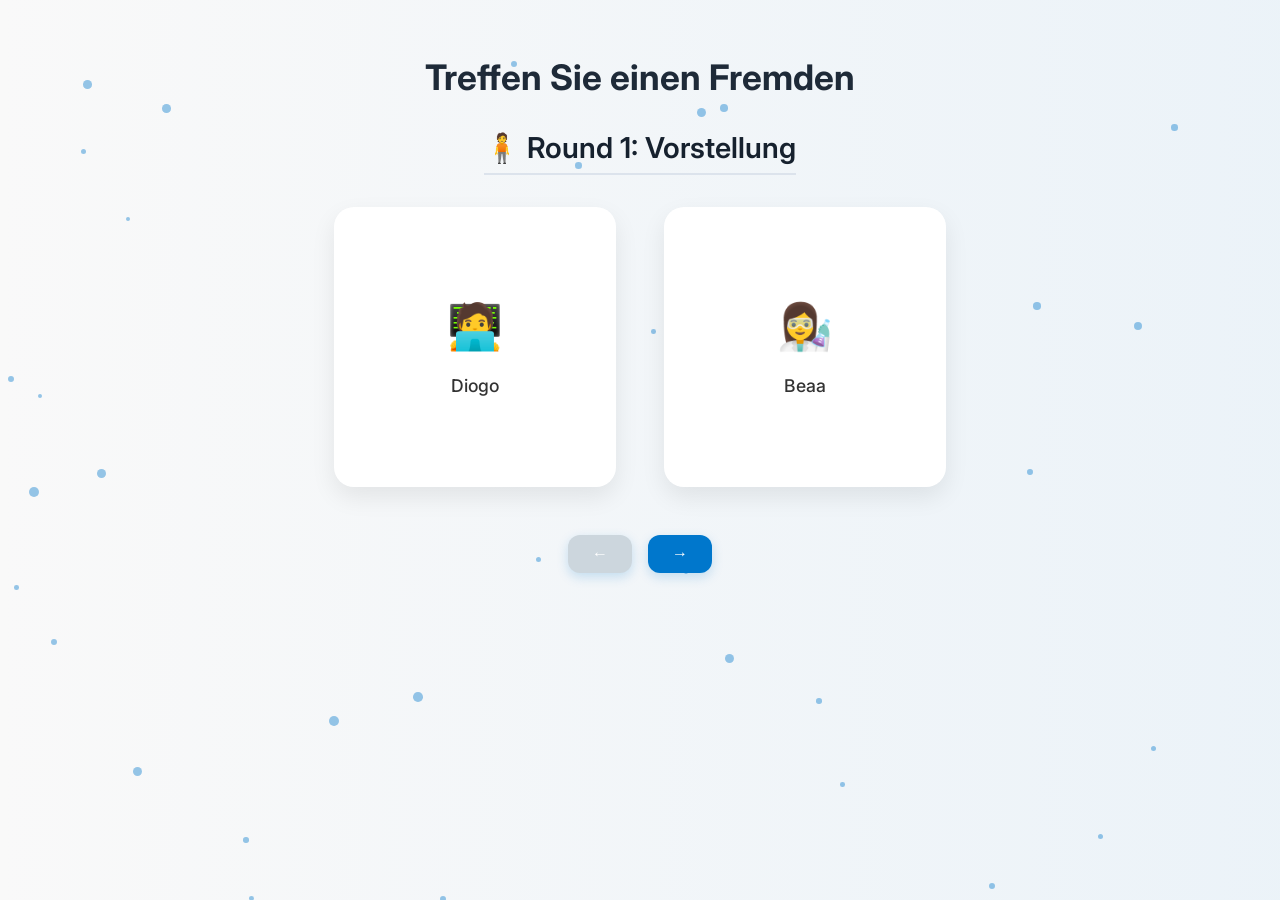
<file: index.html>
<!DOCTYPE html>
<html lang="de">
<head>
  <meta charset="UTF-8" />
  <meta name="viewport" content="width=device-width, initial-scale=1.0"/>
  <title>Treffen Sie einen Fremden</title>
  <link href="https://fonts.googleapis.com/css2?family=Inter:wght@400;600&display=swap" rel="stylesheet">
  <link rel="stylesheet" href="styles.css" />
</head>
<body>
<div id="particles"></div>

  <h1>Treffen Sie einen Fremden</h1>

  <div id="sections-container">

    <div class="section active">
      <div class="section-title">🧍 Round 1: Vorstellung</div>
      <div class="cards">
        <div class="card" onclick="this.classList.toggle('flipped')">
          <div class="card-inner">
            <div class="card-front"><div class="icon">🧑‍💻</div>Diogo</div>
            <div class="card-back"> 🇸🇪 Aus Malmö <br> 🏠 Wohnung in München  <br>🛖 Klein Wohnung  </div>
            </div>
        </div>
        <div class="card" onclick="this.classList.toggle('flipped')">
          <div class="card-inner">
            <div class="card-front"><div class="icon">👩‍🔬</div>Beaa</div>
            <div class="card-back">🇺🇸 Aus Sunnyvale <br>🏠 Wohnt in Leuven <br>👯‍♀️ Mit zwei Mitbewohnerinnen </div>
          </div>
        </div>
      </div>
    </div>

    <div class="section">
      <div class="section-title">💼 Round 2: Beruf & Sprache</div>
      <div class="cards">
        <div class="card" onclick="this.classList.toggle('flipped')">
          <div class="card-inner">
            <div class="card-front"><div class="icon">💻</div>Diogo</div>
            <div class="card-back">💻 Informatiker, arbeit of zu Hause<br> Spicht: 🇸🇪 🇪🇸 <br> Lernt: Deutsch</div>
          </div>
        </div>
        <div class="card" onclick="this.classList.toggle('flipped')">
          <div class="card-inner">
            <div class="card-front"><div class="icon">🧬</div>Beaa</div>
            <div class="card-back">👩‍🔬 Forscherin, Bioingenieurin<br>Spricht: 🇺🇸 🇵🇹 <br> Lernt: Deutsch</div>
          </div>
        </div>
      </div>
    </div>

    <div class="section">
      <div class="section-title">🎯 Round 3: Freizeit & Plan</div>
      <div class="cards">
        <div class="card" onclick="this.classList.toggle('flipped')">
          <div class="card-inner">
            <div class="card-front"><div class="icon">⚽</div>Diogo</div>
            <div class="card-back"> 🏃‍♂️ Jogging <br> 🎾 Spiele Tennis <br> 🕜 Halb Zwei, Hard Rock</div>
          </div>
        </div>
        <div class="card" onclick="this.classList.toggle('flipped')">
          <div class="card-inner">
            <div class="card-front"><div class="icon">📚</div>Beaa</div>
            <div class="card-back"> 📕 Lese <br> 🏊‍♀️ Schwimme gern</div>
          </div>
        </div>
      </div>
    </div>

    <div class="section">
      <div class="section-title">🍔 Round 4: Im Restaurant</div>
      <div class="cards">
        <div class="card" onclick="this.classList.toggle('flipped')">
          <div class="card-inner">
            <div class="card-front"><div class="icon">🍺</div>Diogo</div>
            <div class="card-back"> 🍺 Schnitzel und Bier <br> 🇸🇪 Schweden = kalt ❄️</div>
          </div>
        </div>
        <div class="card" onclick="this.classList.toggle('flipped')">
          <div class="card-inner">
            <div class="card-front"><div class="icon">🍔</div>Beaa</div>
            <div class="card-back">🍔 Hamburger und Wasser<br> 🇺🇸 Kalifornien = sonnig ☀️</div>
          </div>
        </div>
      </div>
    </div>

    <div class="section">
      <div class="section-title">🧾 Round 5: Rechnung & Abschied</div>
      <div class="cards">
        <div class="card" onclick="this.classList.toggle('flipped')">
          <div class="card-inner">
            <div class="card-front"><div class="icon">💳</div>Diogo</div>
            <div class="card-back"> 💳 Mit Karte <br> 📅 Kaffee am Sonnstag?</div>
          </div>
        </div>
        <div class="card" onclick="this.classList.toggle('flipped')">
          <div class="card-inner">
            <div class="card-front"><div class="icon">☕</div>Beaa</div>
            <div class="card-back">🧑 Getrennt </div>
          </div>
        </div>
      </div>
    </div>

 <div class="section">
  <div class="section-title">❓ Quiz: Fragen zur Präsentation</div>
  <form id="quizForm" class="quiz-form">
    <div class="question">
      <label>1. Woher kommt Diogo ursprünglich? </label><br/>
      <input type="checkbox" name="q1" value="Malmö" > Malmö<br/>
      <input type="checkbox" name="q1" value="Leuven"> Leuven<br/>
      <input type="checkbox" name="q1" value="Sunnyvale"> Sunnyvale<br/>
    </div>

    <div class="question">
      <label>2. Wie viele Sprachen spricht Beaa? </label><br/>
      <input type="checkbox" name="q2" value="2" > 2<br/>
      <input type="checkbox" name="q2" value="3"> 3<br/>
      <input type="checkbox" name="q2" value="4"> 4<br/>
    </div>

    <div class="question">
      <label>3. Was ist Diogos Haupthobby? </label><br/>
      <input type="checkbox" name="q3" value="Jogging" > Jogging<br/>
      <input type="checkbox" name="q3" value="Schwimmen"> Schwimmen<br/>
      <input type="checkbox" name="q3" value="Lesen"> Lesen<br/>
    </div>

    <div class="question">
      <label>4. Was macht Beaa gerne in ihrer Freizeit? </label><br/>
      <input type="checkbox" name="q4" value="Lesen" > Lesen<br/>
      <input type="checkbox" name="q4" value="Schwimmen"> Schwimmen<br/>
      <input type="checkbox" name="q4" value="Kochen"> Kochen<br/>
    </div>

    <button type="submit">Antworten abschicken</button>
  </form>
  <div id="quizResult" style="margin-top:1rem; font-weight:600;"></div>
</div>





  </div>

  <div class="nav-buttons">
    <button id="prevBtn" onclick="changeSection(-1)" disabled>&larr;</button>
    <button id="nextBtn" onclick="changeSection(1)">&rarr;</button>
  </div>

  <script src="scripts.js"></script>
</body>
</html>
</file>
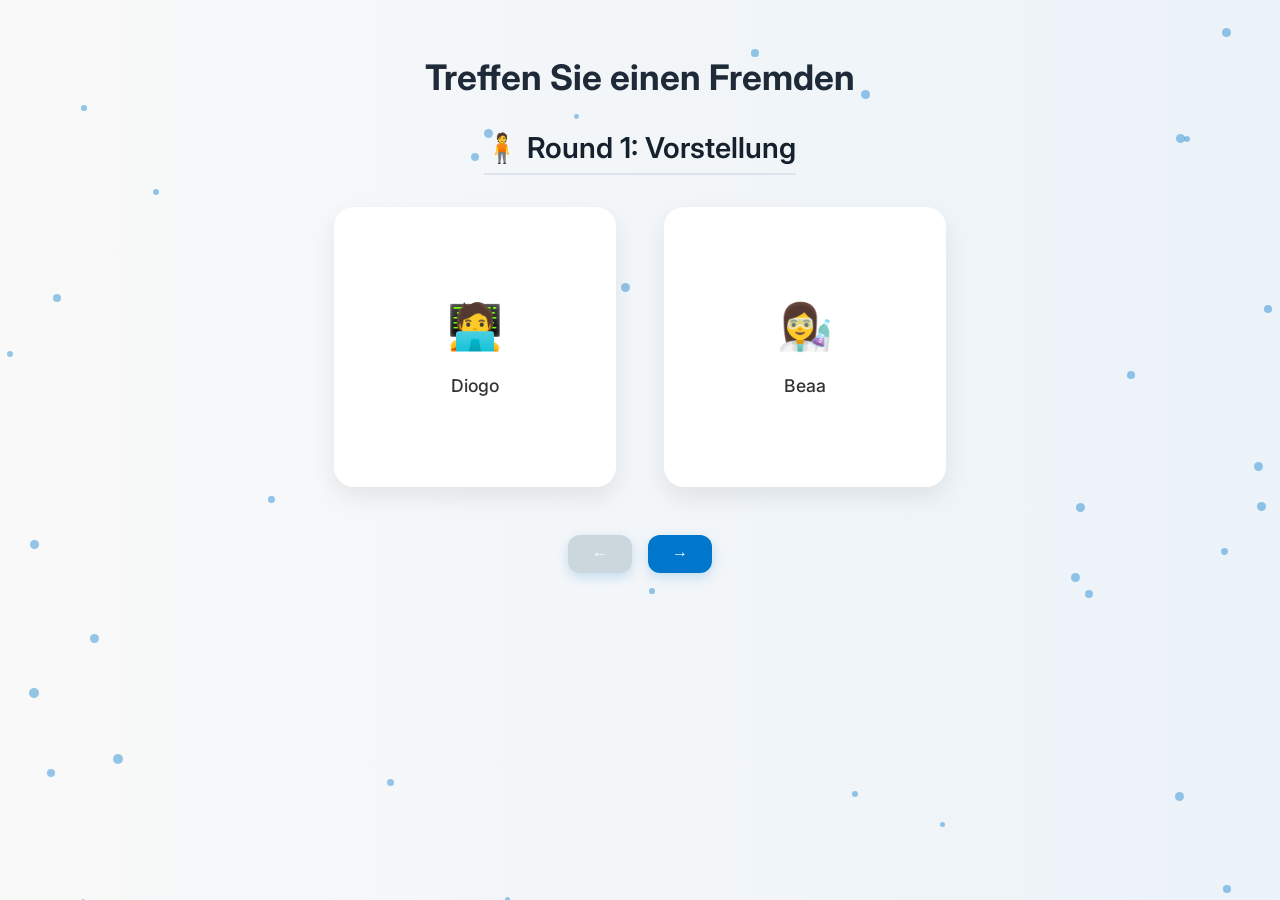
<file: src/index.html>
<!DOCTYPE html>
<html lang="de">
<head>
  <meta charset="UTF-8" />
  <meta name="viewport" content="width=device-width, initial-scale=1.0"/>
  <title>Treffen Sie einen Fremden</title>
  <link href="https://fonts.googleapis.com/css2?family=Inter:wght@400;600&display=swap" rel="stylesheet">
  <link rel="stylesheet" href="styles.css" />
</head>
<body>
<div id="particles"></div>

  <h1>Treffen Sie einen Fremden</h1>

  <div id="sections-container">

    <div class="section active">
      <div class="section-title">🧍 Round 1: Vorstellung</div>
      <div class="cards">
        <div class="card" onclick="this.classList.toggle('flipped')">
          <div class="card-inner">
            <div class="card-front"><div class="icon">🧑‍💻</div>Diogo</div>
            <div class="card-back"> 🇸🇪 Aus Malmö <br> 🏠 Wohnung in München  <br>🛖 Klein Wohnung  </div>
            </div>
        </div>
        <div class="card" onclick="this.classList.toggle('flipped')">
          <div class="card-inner">
            <div class="card-front"><div class="icon">👩‍🔬</div>Beaa</div>
            <div class="card-back">🇺🇸 Aus Sunnyvale <br>🏠 Wohnt in Leuven <br>👯‍♀️ Mit zwei Mitbewohnerinnen </div>
          </div>
        </div>
      </div>
    </div>

    <div class="section">
      <div class="section-title">💼 Round 2: Beruf & Sprache</div>
      <div class="cards">
        <div class="card" onclick="this.classList.toggle('flipped')">
          <div class="card-inner">
            <div class="card-front"><div class="icon">💻</div>Diogo</div>
            <div class="card-back">Informatiker, arbeit of zu Hause<br> Spacht: 🇸🇪 🇪🇸 <br> Lernt: Deutsch</div>
          </div>
        </div>
        <div class="card" onclick="this.classList.toggle('flipped')">
          <div class="card-inner">
            <div class="card-front"><div class="icon">🧬</div>Beaa</div>
            <div class="card-back">Forscherin, Bioingenieurin<br>Sparche: 🇺🇸 🇵🇹 <br> Lernt: Deutsch</div>
          </div>
        </div>
      </div>
    </div>

    <div class="section">
      <div class="section-title">🎯 Round 3: Freizeit & Plan</div>
      <div class="cards">
        <div class="card" onclick="this.classList.toggle('flipped')">
          <div class="card-inner">
            <div class="card-front"><div class="icon">⚽</div>Diogo</div>
            <div class="card-back">💖 - Jogging, Fußball <br> 🍖 Halb Zwei, Hard Rock</div>
          </div>
        </div>
        <div class="card" onclick="this.classList.toggle('flipped')">
          <div class="card-inner">
            <div class="card-front"><div class="icon">📚</div>Beaa</div>
            <div class="card-back"> 💙 Liest und schwimmt gern</div>
          </div>
        </div>
      </div>
    </div>

    <div class="section">
      <div class="section-title">🍔 Round 4: Im Restaurant</div>
      <div class="cards">
        <div class="card" onclick="this.classList.toggle('flipped')">
          <div class="card-inner">
            <div class="card-front"><div class="icon">🍺</div>Diogo</div>
            <div class="card-back"> 🍺 Schnitzel & Bier<br> Schweden = kalt ❄️</div>
          </div>
        </div>
        <div class="card" onclick="this.classList.toggle('flipped')">
          <div class="card-inner">
            <div class="card-front"><div class="icon">🍔</div>Beaa</div>
            <div class="card-back">🍔 Hamburger & Wasser<br>Kalifornien = sonnig ☀️</div>
          </div>
        </div>
      </div>
    </div>

    <div class="section">
      <div class="section-title">🧾 Round 5: Rechnung & Abschied</div>
      <div class="cards">
        <div class="card" onclick="this.classList.toggle('flipped')">
          <div class="card-inner">
            <div class="card-front"><div class="icon">💳</div>Diogo</div>
            <div class="card-back">💸 Zahlt mit Karte<br>📅 Kaffee nächste Woche?</div>
          </div>
        </div>
        <div class="card" onclick="this.classList.toggle('flipped')">
          <div class="card-inner">
            <div class="card-front"><div class="icon">☕</div>Beaa</div>
            <div class="card-back">🧑Getrennt zahlen</div>
          </div>
        </div>
      </div>
    </div>

 <div class="section">
  <div class="section-title">❓ Quiz: Fragen zur Präsentation</div>
  <form id="quizForm" class="quiz-form">
    <div class="question">
      <label>1. Woher kommt Diogo ursprünglich? </label><br/>
      <input type="checkbox" name="q1" value="Malmö" required> Malmö<br/>
      <input type="checkbox" name="q1" value="Leuven"> Leuven<br/>
      <input type="checkbox" name="q1" value="Sunnyvale"> Sunnyvale<br/>
    </div>

    <div class="question">
      <label>2. Wie viele Sprachen spricht Beaa? </label><br/>
      <input type="checkbox" name="q2" value="2" required> 2<br/>
      <input type="checkbox" name="q2" value="3"> 3<br/>
      <input type="checkbox" name="q2" value="4"> 4<br/>
    </div>

    <div class="question">
      <label>3. Was ist Diogos Haupthobby? </label><br/>
      <input type="checkbox" name="q3" value="Jogging" required> Jogging<br/>
      <input type="checkbox" name="q3" value="Schwimmen"> Schwimmen<br/>
      <input type="checkbox" name="q3" value="Lesen"> Lesen<br/>
    </div>

    <div class="question">
      <label>4. Was macht Beaa gerne in ihrer Freizeit? </label><br/>
      <input type="checkbox" name="q4" value="Lesen" required> Lesen<br/>
      <input type="checkbox" name="q4" value="Schwimmen"> Schwimmen<br/>
      <input type="checkbox" name="q4" value="Kochen"> Kochen<br/>
    </div>

    <button type="submit">Antworten abschicken</button>
  </form>
  <div id="quizResult" style="margin-top:1rem; font-weight:600;"></div>
</div>





  </div>

  <div class="nav-buttons">
    <button id="prevBtn" onclick="changeSection(-1)" disabled>&larr;</button>
    <button id="nextBtn" onclick="changeSection(1)">&rarr;</button>
  </div>

  <script src="scripts.js"></script>
</body>
</html>
</file>
<file: styles.css>
body {
  font-family: 'Inter', 'Segoe UI Emoji', 'Noto Color Emoji', 'Apple Color Emoji', sans-serif;
  background: linear-gradient(270deg, #eef2f3, #d0e6f7, #f9f9f9);
  background-size: 600% 600%;
  animation: gradientAnimation 20s ease infinite;
  margin: 0;
  padding: 2rem;
  display: flex;
  flex-direction: column;
  align-items: center;
  color: #333;
}



h1 {
  text-align: center;
  margin-bottom: 2rem;
  font-weight: 700;
  font-size: 2.2rem;
  color: #1e2a38;
}

.section {

  display: none;
  flex-direction: column;
  align-items: center;
  width: 100%;
  max-width: 1000px;
  transition: opacity 0.5s ease;
  
}

.section.active {
  display: flex;
}

.section-title {
  text-align: center;
  font-size: 1.8rem;
  font-weight: 600;
  margin-bottom: 2rem;
  color: #16212e;
  border-bottom: 2px solid #dce3ec;
  padding-bottom: 0.5rem;
}

.cards {
  display: flex;
  justify-content: center;
  gap: 3rem;
  flex-wrap: wrap;
}

.card {
  width: clamp(280px, 22vw, 400px);
  height: clamp(280px, 30vh, 400px);
  perspective: 1000px;
  transition: transform 0.3s ease;
}

.card:hover {
  transform: scale(1.02);
}
.card:hover .card-inner {
  box-shadow: 0 12px 24px rgba(0, 119, 204, 0.2);
  transform: rotateY(0deg) scale(1.03) rotateZ(0.2deg);
}


.card-inner {
   transition: transform 0.6s cubic-bezier(0.68, -0.55, 0.27, 1.55);
  position: relative;
  width: 100%;
  height: 100%;
  transition: transform 0.6s;
  transform-style: preserve-3d;
  cursor: pointer;
}

.card.flipped .card-inner {
  transform: rotateY(180deg);
}

.card-front,
.card-back {
  position: absolute;
  width: 100%;
  height: 100%;
  backface-visibility: hidden;
  border-radius: 20px;
  box-shadow: 0 10px 25px rgba(0, 0, 0, 0.08);
  display: flex;
  flex-direction: column;
  align-items: center;
  justify-content: center;
  padding: 1.2rem;
  box-sizing: border-box;
  transition: background 0.4s ease;
  font-size: 1.1rem;
  text-align: center;
  font-weight: 500;
  line-height: 1.5;
}

.card-front {
  background: #ffffff;
}

.card-back {
  background: #e6f4ff;
  transform: rotateY(180deg);
}

.icon {
  font-size: 2.8rem;
  margin-bottom: 0.8rem;
}

.nav-buttons {
  margin-top: 3rem;
  display: flex;
  gap: 1rem;
}

.nav-buttons button {
  padding: 0.65rem 1.5rem;
  font-size: 1rem;
  border: none;
  border-radius: 12px;
  background-color: #0077cc;
  color: white;
  font-weight: 600;
  box-shadow: 0 4px 12px rgba(0, 119, 204, 0.2);
  transition: all 0.3s ease;
  cursor: pointer;
}

.nav-buttons button:hover:not(:disabled) {
  background-color: #005fa3;
  transform: translateY(-2px);
}

.nav-buttons button:disabled {
  background-color: #ccd6dd;
  cursor: not-allowed;
}

.quiz-form {
  display: flex;
  flex-direction: column;
  gap: 1.5rem;
  max-width: 700px;
  margin: 0 auto;
}

.question label {
  font-weight: 600;
  margin-bottom: 0.4rem;
  display: block;
  color: #16212e;
}

.question input[type="radio"] {
  margin-right: 0.5rem;
  cursor: pointer;
}

.question textarea {
  width: 100%;
  padding: 0.6rem;
  border-radius: 8px;
  border: 1px solid #ccc;
  resize: vertical;
  font-family: inherit;
  font-size: 1rem;
}

.quiz-form button {
  align-self: flex-start;
  background-color: #0077cc;
  color: white;
  border: none;
  border-radius: 12px;
  padding: 0.7rem 1.6rem;
  font-weight: 600;
  cursor: pointer;
  transition: background-color 0.3s ease;
}

.quiz-form button:hover {
  background-color: #005fa3;
}


@media (max-width: 600px) {
  .card {
    width: 150px;
    height: 200px;
  }

  .cards {
    gap: 1.5rem;
  }

  .section-title {
    font-size: 1.3rem;
  }

  h1 {
    font-size: 1.5rem;
  }

  .card-front,
  .card-back {
    font-size: 0.9rem;
  }
}

#particles {
  position: fixed;
  top: 0; left: 0;
  width: 100vw;
  height: 100vh;
  pointer-events: none;
  overflow: visible;
  z-index: -1;
}

.particle {
  position: absolute;
  background-color: #0077cc;
  border-radius: 50%;
  opacity: 0.4;
  will-change: transform;
}

@keyframes floatUpDown {
  0%, 100% { transform: translateY(0); }
  50% { transform: translateY(-20px); }
}
@keyframes floatLeftRight {
  0%, 100% { transform: translateX(0); }
  50% { transform: translateX(20px); }
}
@keyframes floatDiag {
  0%, 100% { transform: translate(0,0); }
  50% { transform: translate(15px, -15px); }
}
</file>
<file: src/styles.css>
body {
  font-family: 'Inter', 'Segoe UI Emoji', 'Noto Color Emoji', 'Apple Color Emoji', sans-serif;
  background: linear-gradient(270deg, #eef2f3, #d0e6f7, #f9f9f9);
  background-size: 600% 600%;
  animation: gradientAnimation 20s ease infinite;
  margin: 0;
  padding: 2rem;
  display: flex;
  flex-direction: column;
  align-items: center;
  color: #333;
}



h1 {
  text-align: center;
  margin-bottom: 2rem;
  font-weight: 700;
  font-size: 2.2rem;
  color: #1e2a38;
}

.section {

  display: none;
  flex-direction: column;
  align-items: center;
  width: 100%;
  max-width: 1000px;
  transition: opacity 0.5s ease;
  
}

.section.active {
  display: flex;
}

.section-title {
  text-align: center;
  font-size: 1.8rem;
  font-weight: 600;
  margin-bottom: 2rem;
  color: #16212e;
  border-bottom: 2px solid #dce3ec;
  padding-bottom: 0.5rem;
}

.cards {
  display: flex;
  justify-content: center;
  gap: 3rem;
  flex-wrap: wrap;
}

.card {
  width: clamp(280px, 22vw, 400px);
  height: clamp(280px, 30vh, 400px);
  perspective: 1000px;
  transition: transform 0.3s ease;
}

.card:hover {
  transform: scale(1.02);
}
.card:hover .card-inner {
  box-shadow: 0 12px 24px rgba(0, 119, 204, 0.2);
  transform: rotateY(0deg) scale(1.03) rotateZ(0.2deg);
}


.card-inner {
   transition: transform 0.6s cubic-bezier(0.68, -0.55, 0.27, 1.55);
  position: relative;
  width: 100%;
  height: 100%;
  transition: transform 0.6s;
  transform-style: preserve-3d;
  cursor: pointer;
}

.card.flipped .card-inner {
  transform: rotateY(180deg);
}

.card-front,
.card-back {
  position: absolute;
  width: 100%;
  height: 100%;
  backface-visibility: hidden;
  border-radius: 20px;
  box-shadow: 0 10px 25px rgba(0, 0, 0, 0.08);
  display: flex;
  flex-direction: column;
  align-items: center;
  justify-content: center;
  padding: 1.2rem;
  box-sizing: border-box;
  transition: background 0.4s ease;
  font-size: 1.1rem;
  text-align: center;
  font-weight: 500;
  line-height: 1.5;
}

.card-front {
  background: #ffffff;
}

.card-back {
  background: #e6f4ff;
  transform: rotateY(180deg);
}

.icon {
  font-size: 2.8rem;
  margin-bottom: 0.8rem;
}

.nav-buttons {
  margin-top: 3rem;
  display: flex;
  gap: 1rem;
}

.nav-buttons button {
  padding: 0.65rem 1.5rem;
  font-size: 1rem;
  border: none;
  border-radius: 12px;
  background-color: #0077cc;
  color: white;
  font-weight: 600;
  box-shadow: 0 4px 12px rgba(0, 119, 204, 0.2);
  transition: all 0.3s ease;
  cursor: pointer;
}

.nav-buttons button:hover:not(:disabled) {
  background-color: #005fa3;
  transform: translateY(-2px);
}

.nav-buttons button:disabled {
  background-color: #ccd6dd;
  cursor: not-allowed;
}

.quiz-form {
  display: flex;
  flex-direction: column;
  gap: 1.5rem;
  max-width: 700px;
  margin: 0 auto;
}

.question label {
  font-weight: 600;
  margin-bottom: 0.4rem;
  display: block;
  color: #16212e;
}

.question input[type="radio"] {
  margin-right: 0.5rem;
  cursor: pointer;
}

.question textarea {
  width: 100%;
  padding: 0.6rem;
  border-radius: 8px;
  border: 1px solid #ccc;
  resize: vertical;
  font-family: inherit;
  font-size: 1rem;
}

.quiz-form button {
  align-self: flex-start;
  background-color: #0077cc;
  color: white;
  border: none;
  border-radius: 12px;
  padding: 0.7rem 1.6rem;
  font-weight: 600;
  cursor: pointer;
  transition: background-color 0.3s ease;
}

.quiz-form button:hover {
  background-color: #005fa3;
}


@media (max-width: 600px) {
  .card {
    width: 150px;
    height: 200px;
  }

  .cards {
    gap: 1.5rem;
  }

  .section-title {
    font-size: 1.3rem;
  }

  h1 {
    font-size: 1.5rem;
  }

  .card-front,
  .card-back {
    font-size: 0.9rem;
  }
}

#particles {
  position: fixed;
  top: 0; left: 0;
  width: 100vw;
  height: 100vh;
  pointer-events: none;
  overflow: visible;
  z-index: -1;
}

.particle {
  position: absolute;
  background-color: #0077cc;
  border-radius: 50%;
  opacity: 0.4;
  will-change: transform;
}

@keyframes floatUpDown {
  0%, 100% { transform: translateY(0); }
  50% { transform: translateY(-20px); }
}
@keyframes floatLeftRight {
  0%, 100% { transform: translateX(0); }
  50% { transform: translateX(20px); }
}
@keyframes floatDiag {
  0%, 100% { transform: translate(0,0); }
  50% { transform: translate(15px, -15px); }
}
</file>
